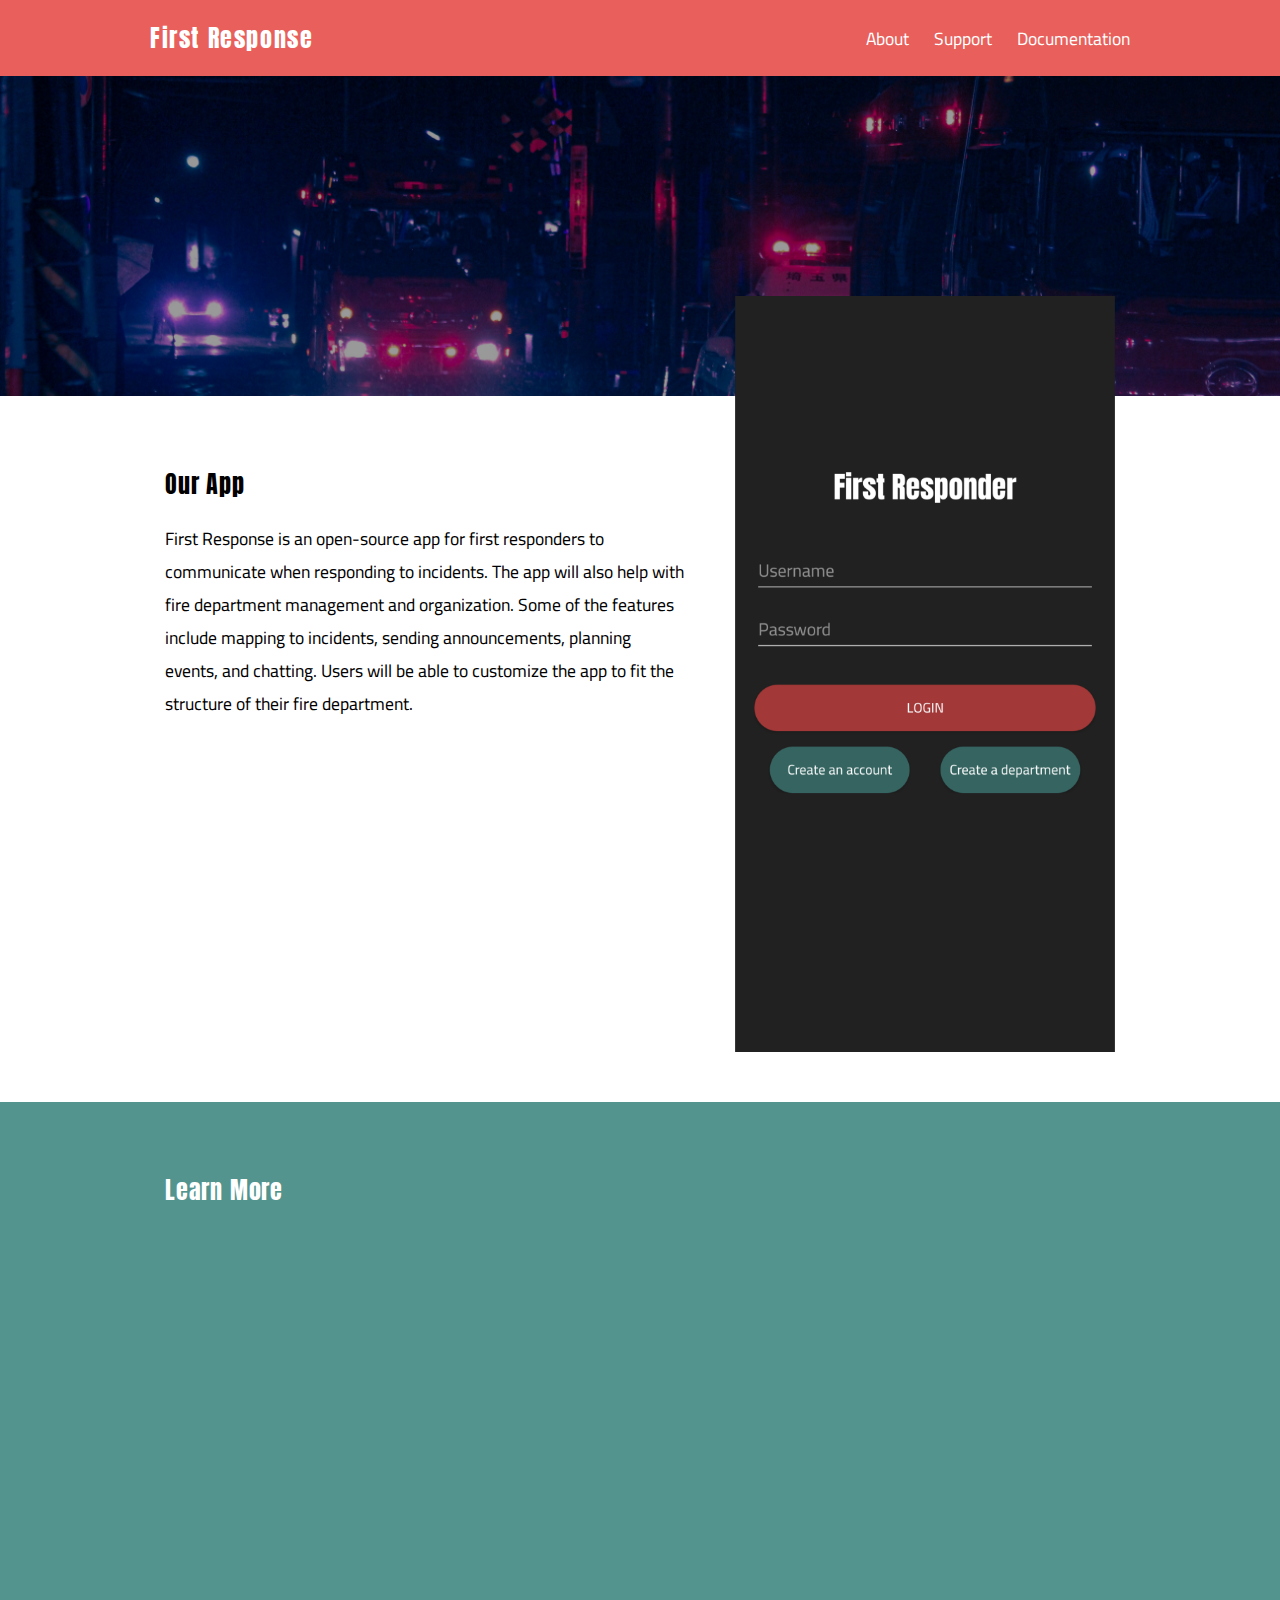
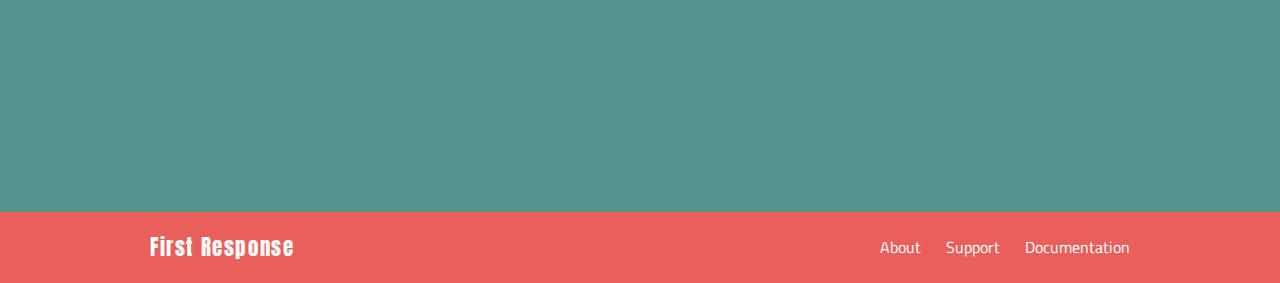
<file: index.html>
<!DOCTYPE html>
<html lang="en">
<head>
    <meta charset="UTF-8">
    <meta content="width=device-width, initial-scale=1" name="viewport" />
    <title>First Response</title>
    <link rel="stylesheet" href="styles.css">
    <link rel="stylesheet" href="index.css">
</head>
<body>
    <div class="page">
        <div class="section section_none section_header">
            <div class="section__content section__content_lg">
                <header class="header">
                    <a href="index.html" class="header__logo">
                        <p class="header__title title">First Response</p>
                    </a>
                    <nav class="header__nav">
                        <a href="about.html" class="header__nav-item link">About</a>
                        <a href="support.html" class="header__nav-item link">Support</a>
                        <a href="documentation.html" class="header__nav-item link">Documentation</a>
<!--                        <a href="tryme.html" class="header__nav-item link">Try Me</a>-->
                    </nav>
                </header>
            </div>
        </div>

        <div class="section section_none">
            <div class="section__content section__content_none">
                <div class="intro">
                    <div class="intro__image">
                    </div>
                </div>
            </div>
        </div>

        <div class="section">
            <div class="section__content">
                <div class="summary">
                    <div class="summary__content">
                        <div class="summary__left">
                            <h2 class="title">Our App</h2>
                            <p class="text">First Response is an open-source app for first responders to communicate when responding to incidents. The app will also help with fire department management and organization. Some of the features include mapping to incidents, sending announcements, planning events, and chatting. Users will be able to customize the app to fit the structure of their fire department.</p>
                        </div>
                        <div class="summary__right">
                            <img src="images/loginscreen.png" alt="First Response app" class="summary__image" width="600" height="400">
                        </div>
                    </div>
                </div>
            </div>
        </div>

        <div class="section  section__blue">
            <div class="section__content">
                <div class="video">
                    <h2 class="video__title title">Learn More</h2>
                    <div class="video__video">
                        <iframe class="video__iframe" width="560" height="315" src="https://www.youtube.com/embed/XdYvuNfnj4c" title="YouTube video player" frameborder="0" allow="accelerometer; autoplay; clipboard-write; encrypted-media; gyroscope; picture-in-picture" allowfullscreen></iframe>
                    </div>
                </div>
            </div>
        </div>


        <div class="section section_none section_header">
            <div class="section__content section__content_lg">
                <footer class="footer">
                    <a href="index.html" class="footer__logo">
                        <p class="footer__title title">First Response</p>
                    </a>
                    <nav class="footer__nav">
                        <a href="about.html" class="footer__nav-item link">About</a>
                        <a href="support.html" class="footer__nav-item link">Support</a>
                        <a href="documentation.html" class="footer__nav-item link">Documentation</a>
<!--                        <a href="tryme.html" class="footer__nav-item link">Try Me</a>-->
                    </nav>
                </footer>
            </div>
        </div>


    </div>


</body>
</html>
</file>
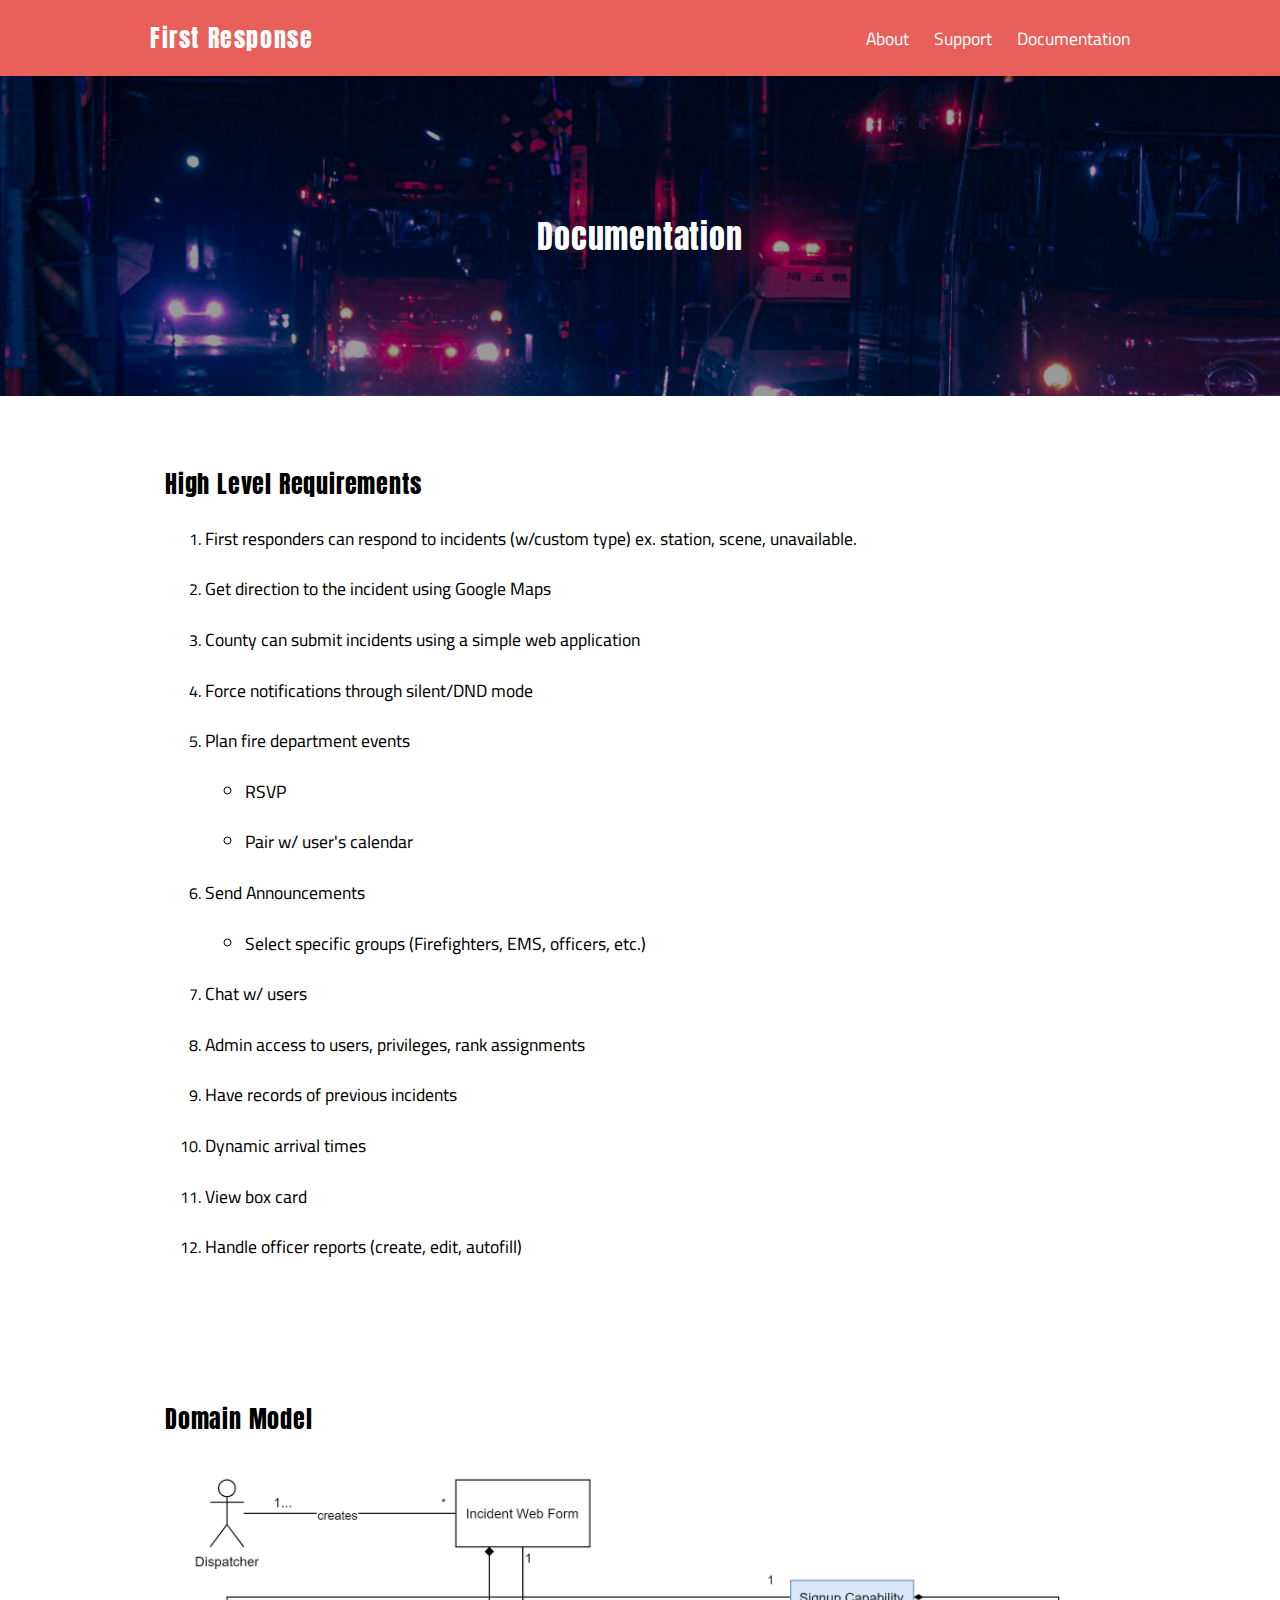
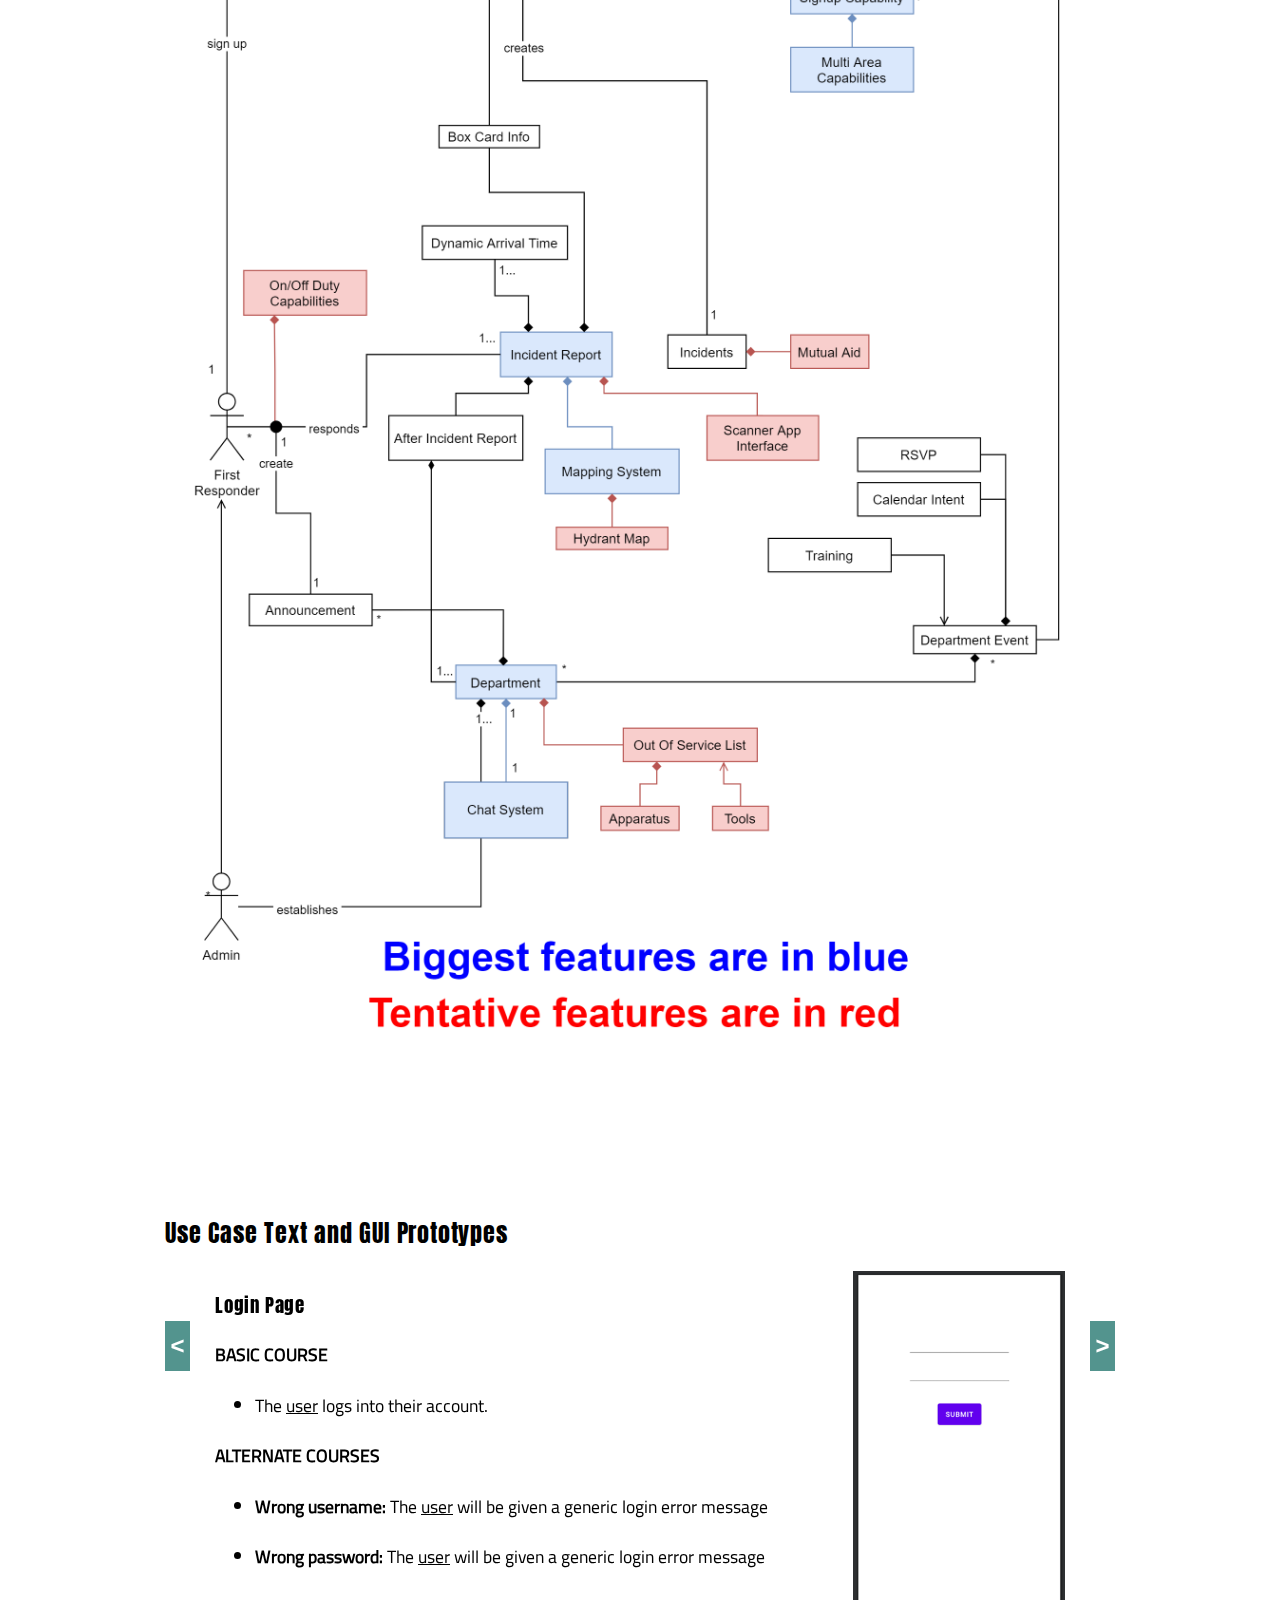
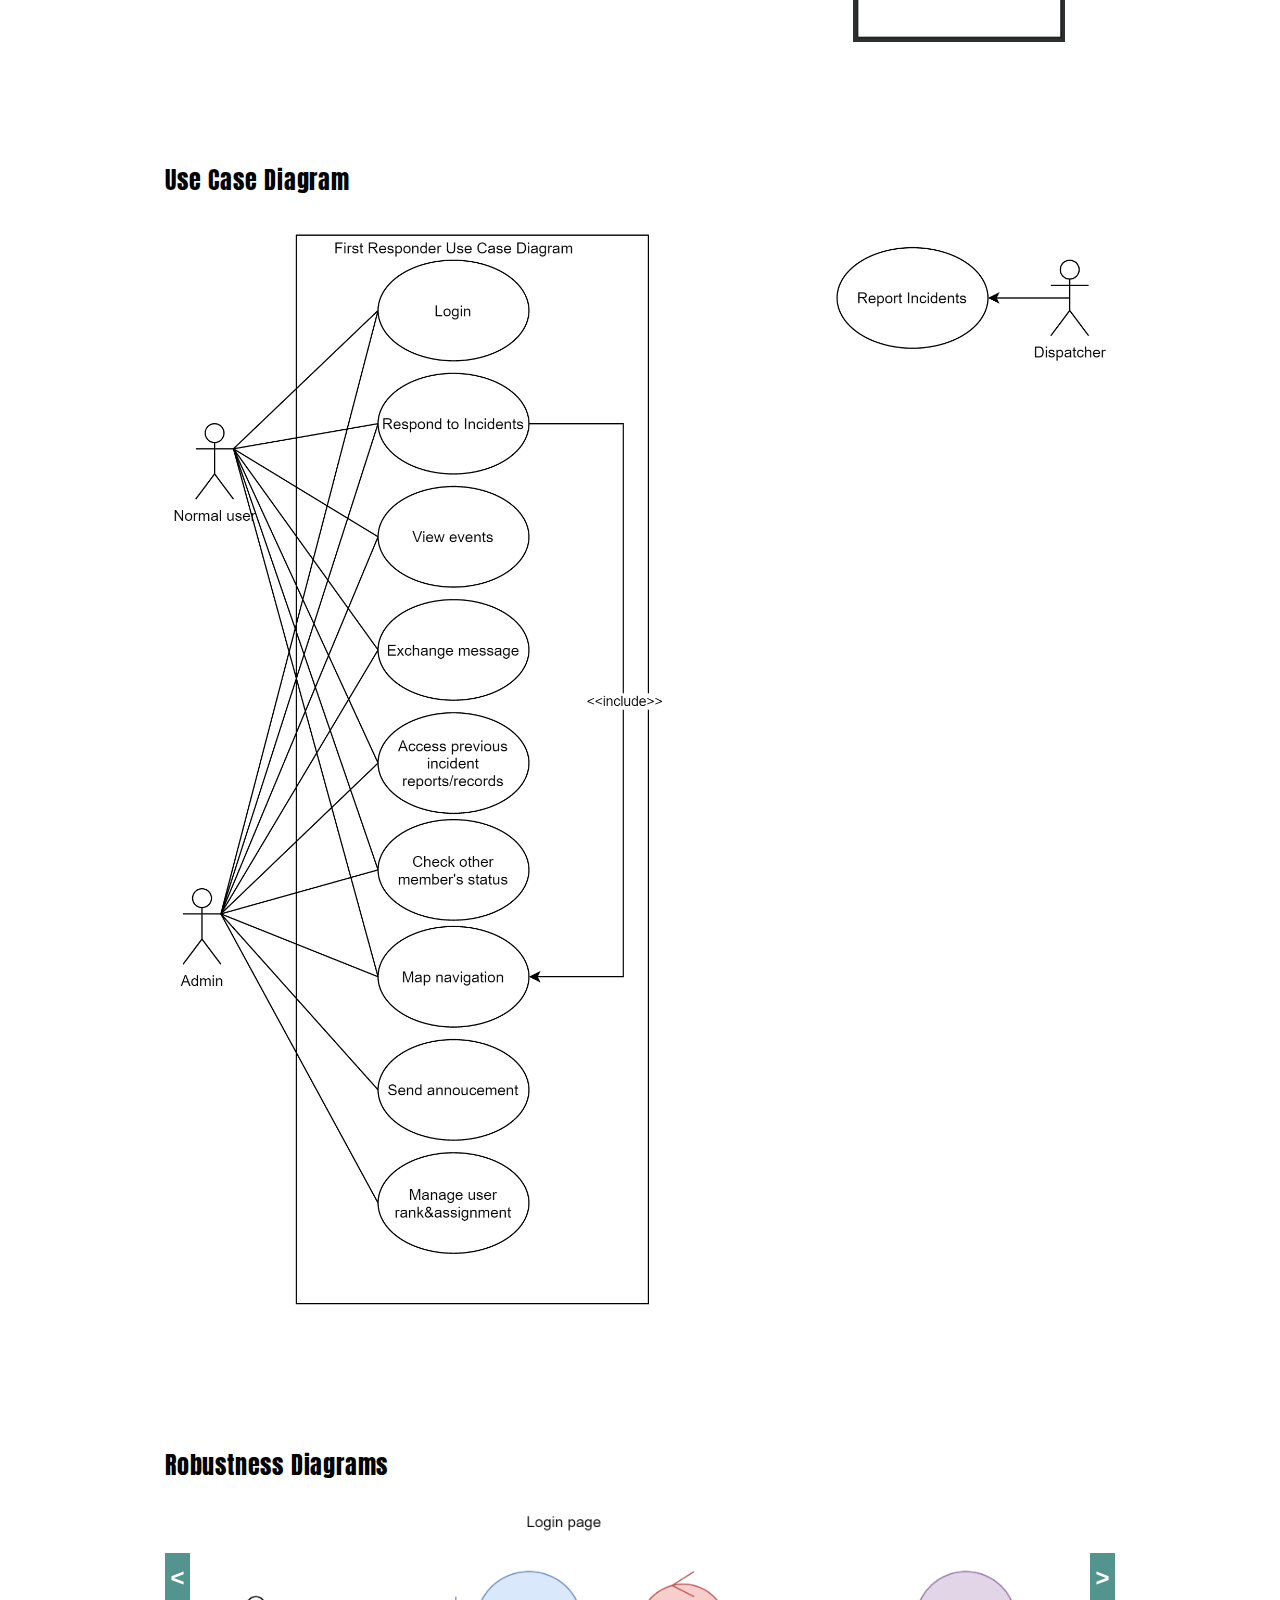
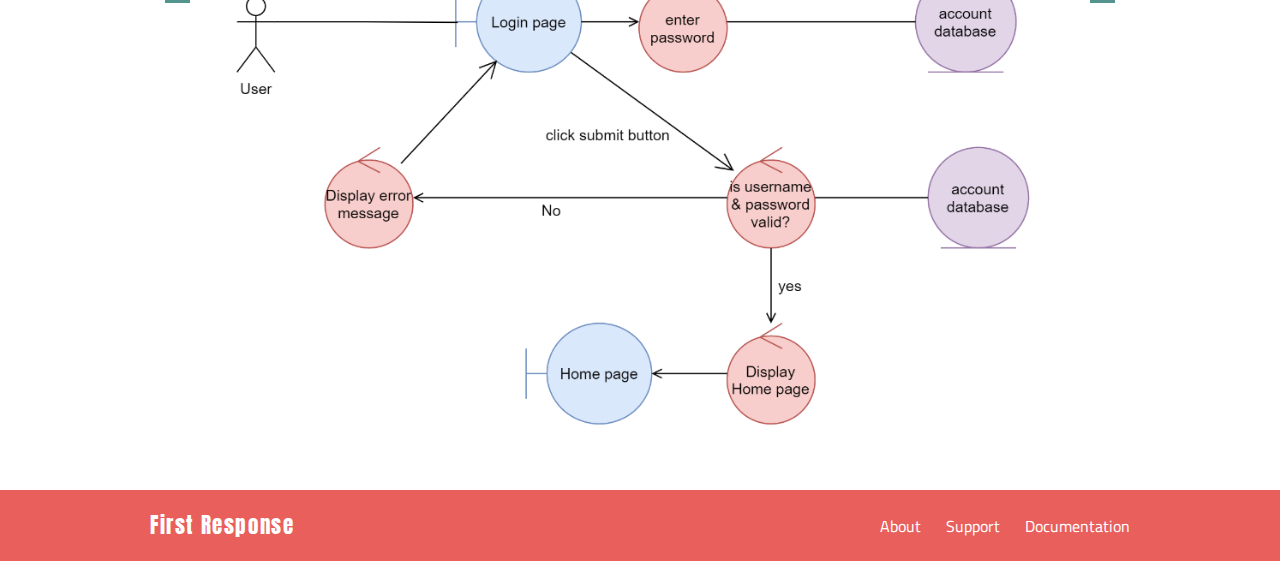
<file: documentation.html>
<!DOCTYPE html>
<html lang="en">
<head>
    <meta charset="UTF-8">
    <meta content="width=device-width, initial-scale=1" name="viewport" />
    <title>Documentation</title>
    <link rel="stylesheet" href="styles.css">
    <link rel="stylesheet" href="documentation/documentation.css">
    <link rel="stylesheet" type="text/css" href="slick-1.8.1/slick-1.8.1/slick/slick.css"/>
</head>
<body>
<div class="page">
    <div class="section section_none section_header">
        <div class="section__content section__content_lg">
            <header class="header">
                <a href="index.html" class="header__logo">
                    <p class="header__title title">First Response</p>
                </a>
                <nav class="header__nav">
                    <a href="about.html" class="header__nav-item link">About</a>
                    <a href="support.html" class="header__nav-item link">Support</a>
                    <a href="documentation.html" class="header__nav-item link">Documentation</a>
<!--                    <a href="tryme/tryme.html" class="header__nav-item link">Try Me</a>-->
                </nav>
            </header>
        </div>
    </div>

    <div class="section section_none">
        <div class="section__content section__content_none">
            <div class="intro">
                <div class="intro__image">
                    <p class="intro__title title">Documentation</p>
                </div>
            </div>
        </div>
    </div>


    <div class="section">
        <div class="section__content">
            <h2 class="title">High Level Requirements</h2>
            <ol>
                <li><p class="text">First responders can respond to incidents (w/custom type) ex. station, scene, unavailable.</p></li>
                <li><p class="text">Get direction to the incident using Google Maps</p></li>
                <li><p class="text">County can submit incidents using a simple web application</p></li>
                <li><p class="text">Force notifications through silent/DND mode</p></li>
                <li>
                    <p class="text">Plan fire department events</p>
                    <ul>
                        <li><p class="text">RSVP</p></li>
                        <li><p class="text">Pair w/ user's calendar</p></li>
                    </ul>
                </li>
                <li>
                    <p class="text">Send Announcements</p>
                    <ul>
                        <li><p class="text">Select specific groups (Firefighters, EMS, officers, etc.)</p></li>
                    </ul>
                </li>
                <li><p class="text">Chat w/ users</p></li>
                <li><p class="text">Admin access to users, privileges, rank assignments</p></li>
                <li><p class="text">Have records of previous incidents</p></li>
                <li><p class="text">Dynamic arrival times</p></li>
                <li><p class="text">View box card</p></li>
                <li><p class="text">Handle officer reports (create, edit, autofill)</p></li>
            </ol>

        </div>
    </div>

    <div class="section">
        <div class="section__content">
            <h2 class="title">Domain Model</h2>
            <div class="domain-model">
                <img src="images/domainmodel.png" alt="The domain model for our project" class="domain-model__image">
            </div>
        </div>
    </div>


    <div class="section">
        <div class="section__content">
            <h2 class="title">Use Case Text and GUI Prototypes</h2>
            <div class="use-case-wrapper">
                <div class="use-case">



                    <div class="use-case__slide">
                        <div class="use-case__wrapper">
                            <div class="use-case__col">
                                <p class="title title_sm">Login Page</p>
                                <p class="text"><strong>BASIC COURSE</strong></p>
                                <ul>
                                    <li><p class="text">The <span class="underline">user</span> logs into their account.</p></li>
                                </ul>

                                <p class="text"><strong>ALTERNATE COURSES</strong></p>
                                <ul>
                                    <li><p class="text"><strong>Wrong username:</strong> The <span class="underline">user</span> will be given a generic login error message</p></li>
                                    <li><p class="text"><strong>Wrong password:</strong> The <span class="underline">user</span> will be given a generic login error message</p></li>
                                </ul>
                            </div>
                            <div class="use-case__col">
                                <img src="images/login.png" alt="A GUI prototype of the login screen that allows the user to login to their account" class="use-case__img">
                            </div>
                        </div>
                    </div>



                    <div class="use-case__slide">
                        <div class="use-case__wrapper">
                            <div class="use-case__col">
                                <p class="title title_sm">Home Page</p>
                                <p class="text"><strong>BASIC COURSE</strong></p>
                                <ul>
                                    <li><p class="text">The <span class="underline">users</span> can see any ongoing <span class="underline">incidents</span> as well as the <span class="underline">users</span> who are <span class="underline">responding</span> to one of the <span class="underline">incidents</span>. A <span class="underline">user</span> can click on an <span class="underline">incident</span> to get more information about the specific <span class="underline">incident</span> on the <span class="underline">Incident Page</span>.</p></li>
                                </ul>

                                <p class="text"><strong>ALTERNATE COURSES</strong></p>
                                <ul>
                                    <li><p class="text"><strong>No incidents:</strong> If there are no <span class="underline">incidents</span> the section will read "No Incidents" and will not be clickable.</p></li>
                                    <li><p class="text"><strong>No responders:</strong> If there are no <span class="underline">users</span> <span class="underline">responding</span> the section will read "No Responders."</p></li>
                                    <li><p class="text"><strong>Too much content:</strong> If there are too many cards on the scree the sections will be scrollable.</p></li>
                                </ul>
                            </div>
                            <div class="use-case__col">
                                <img src="images/home.png" alt="A GUI prototype of the home screen that includes a list of incidents and a list of users responding" class="use-case__img">
                            </div>
                        </div>
                    </div>



                    <div class="use-case__slide">
                        <div class="use-case__wrapper">
                            <div class="use-case__col">
                                <p class="title title_sm">Incident Page</p>
                                <p class="text"><strong>BASIC COURSE</strong></p>
                                <ul>
                                    <li><p class="text">A <span class="underline">user</span> can respond to an <span class="underline">incident</span> by clicking on one of the <span class="underline">buttons</span>. The number of <span class="underline">users</span> <span class="underline">responding</span> can be viewed in the top right corner of the screen. At the bottom of the screen the user can use a <span class="underline">map</span> to see the location of the <span class="underline">incident</span> and get <span class="underline">directions</span></p></li>
                                </ul>

                                <p class="text"><strong>ALTERNATE COURSES</strong></p>
                                <ul>
                                    <li><p class="text"><strong>Invalid Address:</strong> The "Google Map" will not display the correct location.</p></li>
                                </ul>
                            </div>
                            <div class="use-case__col">
                                <img src="images/incidentpage.png" alt="A GUI prototype of the incident page that display details about the incident and gives the user options to respond" class="use-case__img">
                            </div>
                        </div>
                    </div>



                    <div class="use-case__slide">
                        <div class="use-case__wrapper">
                            <div class="use-case__col">
                                <p class="title title_sm">Edit User Page</p>
                                <p class="text"><strong>BASIC COURSE</strong></p>
                                <ul>
                                    <li><p class="text">The <span class="underline">admin</span> can bring this screen up to <span class="underline">edit</span> users. The <span class="underline">admin</span> can search for a user that will be edited via the search bar. Editable features include name, rank, phone number, picture, and address.</p></li>
                                </ul>

                                <p class="text"><strong>ALTERNATE COURSES</strong></p>
                                <ul>
                                    <li><p class="text"><strong>User can't be found:</strong> There will be no clickable options.</p></li>
                                    <li><p class="text"><strong>Same name in the search:</strong> Both names will be displayed, but some difference must be there, or it would not be in the database.</p></li>
                                </ul>
                            </div>
                            <div class="use-case__col">
                                <img src="images/edituser.png" alt="A GUI prototype of the edit user screen" class="use-case__img">
                            </div>
                        </div>
                    </div>



                    <div class="use-case__slide">
                        <div class="use-case__wrapper">
                            <div class="use-case__col">
                                <p class="title title_sm">Announcement Page</p>
                                <p class="text"><strong>BASIC COURSE</strong></p>
                                <ul>
                                    <li><p class="text">The <span class="underline">user</span> can see a list of announcements and a description of each. The announcements will be sorted from newest to oldest.</p></li>
                                </ul>

                                <p class="text"><strong>ALTERNATE COURSES</strong></p>
                                <ul>
                                    <li><p class="text"><strong>No announcements:</strong> The section will read "No Announcements."</p></li>
                                    <li><p class="text"><strong>Announcements overflow screen:</strong> The list of <span class="underline">announcements</span> will be scrollable.</p></li>
                                </ul>
                            </div>
                            <div class="use-case__col">
                                <img src="images/announcements.png" alt="A mockup for the announcements page containing a list of announcement items" class="use-case__img">
                            </div>
                        </div>
                    </div>



                    <div class="use-case__slide">
                        <div class="use-case__wrapper">
                            <div class="use-case__col">
                                <p class="title title_sm">Chat Page</p>
                                <p class="text"><strong>BASIC COURSE</strong></p>
                                <ul>
                                    <li><p class="text">The <span class="underline">user</span> can chat between other <span class="underline">first responders</span> in the <span class="underline">department</span></p></li>
                                </ul>

                                <p class="text"><strong>ALTERNATE COURSES</strong></p>
                                <ul>
                                    <li><p class="text"><strong>No users to chat with:</strong> No <span class="underline">chat</span> can be sent</p></li>
                                    <li><p class="text"><strong>Message is too long:</strong> The <span class="underline">user</span> will be notified and the message will not be sent</p></li>
                                </ul>
                            </div>
                            <div class="use-case__col">
                                <img src="images/chat.png" alt="The chat screen with a list of active chats to select from" class="use-case__img">
                            </div>
                        </div>
                    </div>



                    <div class="use-case__slide">
                        <div class="use-case__wrapper">
                            <div class="use-case__col">
                                <p class="title title_sm">Events Page</p>
                                <p class="text"><strong>BASIC COURSE</strong></p>
                                <ul>
                                    <li><p class="text">The <span class="underline">users</span> can see any upcoming <span class="underline">events</span> as well as a description of the event. A user can click on a specific <span class="underline">event</span> to go to the <span class="underline">Event Page</span>.</p></li>
                                </ul>

                                <p class="text"><strong>ALTERNATE COURSES</strong></p>
                                <ul>
                                    <li><p class="text"><strong>No events:</strong> If there are no upcoming <span class="underline">events</span> the section will read "No Events."</p></li>
                                    <li><p class="text"><strong>Content overflow:</strong> If there are too many <span class="underline">events</span> on the screen the section will be scrollable.</p></li>
                                </ul>
                            </div>
                            <div class="use-case__col">
                                <img src="images/events.png" alt="A GUI prototype of the events page which contains a list of upcoming events" class="use-case__img">
                            </div>
                        </div>
                    </div>



                    <div class="use-case__slide">
                        <div class="use-case__wrapper">
                            <div class="use-case__col">
                                <p class="title title_sm">Event Page</p>
                                <p class="text"><strong>BASIC COURSE</strong></p>
                                <ul>
                                    <li><p class="text">The <span class="underline">user</span> can view <span class="underline">events</span> sent out by other <span class="underline">users</span>. The <span class="underline">user</span> can sign up for events.</p></li>
                                </ul>

                                <p class="text"><strong>ALTERNATE COURSES</strong></p>
                                <ul>
                                    <li><p class="text"><strong>The event was deleted:</strong> The <span class="underline">event</span> will no longer be visible.</p></li>
                                    <li><p class="text"><strong>The user closes the app before confirmation:</strong> The <span class="underline">user</span> will not be on the participants list.</p></li>
                                </ul>
                            </div>
                            <div class="use-case__col">
                                <img src="images/event.png" alt="A GUI mockup of the event page containing details for an event" class="use-case__img">
                            </div>
                        </div>
                    </div>



                    <div class="use-case__slide">
                        <div class="use-case__wrapper">
                            <div class="use-case__col">
                                <p class="title title_sm">Report Page</p>
                                <p class="text"><strong>BASIC COURSE</strong></p>
                                <ul>
                                    <li><p class="text">A <span class="underline">user</span> can fill out a report after an <span class="undeline">incident</span>.</p></li>
                                </ul>

                                <p class="text"><strong>ALTERNATE COURSES</strong></p>
                                <ul>
                                    <li><p class="text"><strong>Missing information from the incident:</strong> All the autofilled information can be edited</p></li>
                                    <li><p class="text"><strong>No report was added:</strong> No <span class="underline">report</span> will be submitted for the <span class="underline">incident</span>.</p></li>
                                </ul>
                            </div>
                            <div class="use-case__col">
                                <img src="images/report.png" alt="A GUI prototype of the report page that allows a user to enter details about an incident" class="use-case__img">
                            </div>
                        </div>
                    </div>
                </div>
                <div class="use-case__slider-controls"></div>
            </div>
        </div>
    </div>


    <div class="section">
        <div class="section__content">
            <h2 class="title">Use Case Diagram</h2>
            <div class="use-case-diagram">
                <img src="images/usecase.png" alt="The use case diagram for our project" class="use-case-diagram__image">
            </div>

        </div>
    </div>


    <div class="section">
        <div class="section__content">
            <h2 class="title">Robustness Diagrams</h2>
            <div class="robustness-diagram-wrapper">
                <div class="robustness-diagrams">


                    <div class="robustness-diagrams__slide">
                        <img src="images/robust-login.PNG" alt="">
                    </div>

                    <div class="robustness-diagrams__slide">
                        <img src="images/robust-home.PNG" alt="">
                    </div>

                    <div class="robustness-diagrams__slide">
                        <img src="images/robust-incident-group.PNG" alt="">
                    </div>

                    <div class="robustness-diagrams__slide">
                        <img src="images/robust-incident.PNG" alt="">
                    </div>

                    <div class="robustness-diagrams__slide">
                        <img src="images/robust-edit-user.PNG" alt="">
                    </div>

                    <div class="robustness-diagrams__slide">
                        <img src="images/robust-announcements.PNG" alt="">
                    </div>

                    <div class="robustness-diagrams__slide">
                        <img src="images/robust-chat.PNG" alt="">
                    </div>

                    <div class="robustness-diagrams__slide">
                        <img src="images/robust-event.PNG" alt="">
                    </div>

                    <div class="robustness-diagrams__slide">
                        <img src="images/robust-responding.PNG" alt="">
                    </div>


                </div>
                <div class="robustness-diagram__slider-controls"></div>

            </div>

        </div>
    </div>



    <div class="section section_none section_header">
        <div class="section__content section__content_lg">
            <footer class="footer">
                <a href="index.html" class="footer__logo">
                    <p class="footer__title title">First Response</p>
                </a>
                <nav class="footer__nav">
                    <a href="about.html" class="footer__nav-item link">About</a>
                    <a href="support.html" class="footer__nav-item link">Support</a>
                    <a href="documentation.html" class="footer__nav-item link">Documentation</a>
<!--                    <a href="tryme/tryme.html" class="footer__nav-item link">Try Me</a>-->
                </nav>
            </footer>
        </div>
    </div>


</div>

<script src="jquery/jquery.min.js"></script>
<script type="text/javascript" src="slick-1.8.1/slick-1.8.1/slick/slick.min.js"></script>
<script src="script.js"></script>
</body>
</html>
</file>
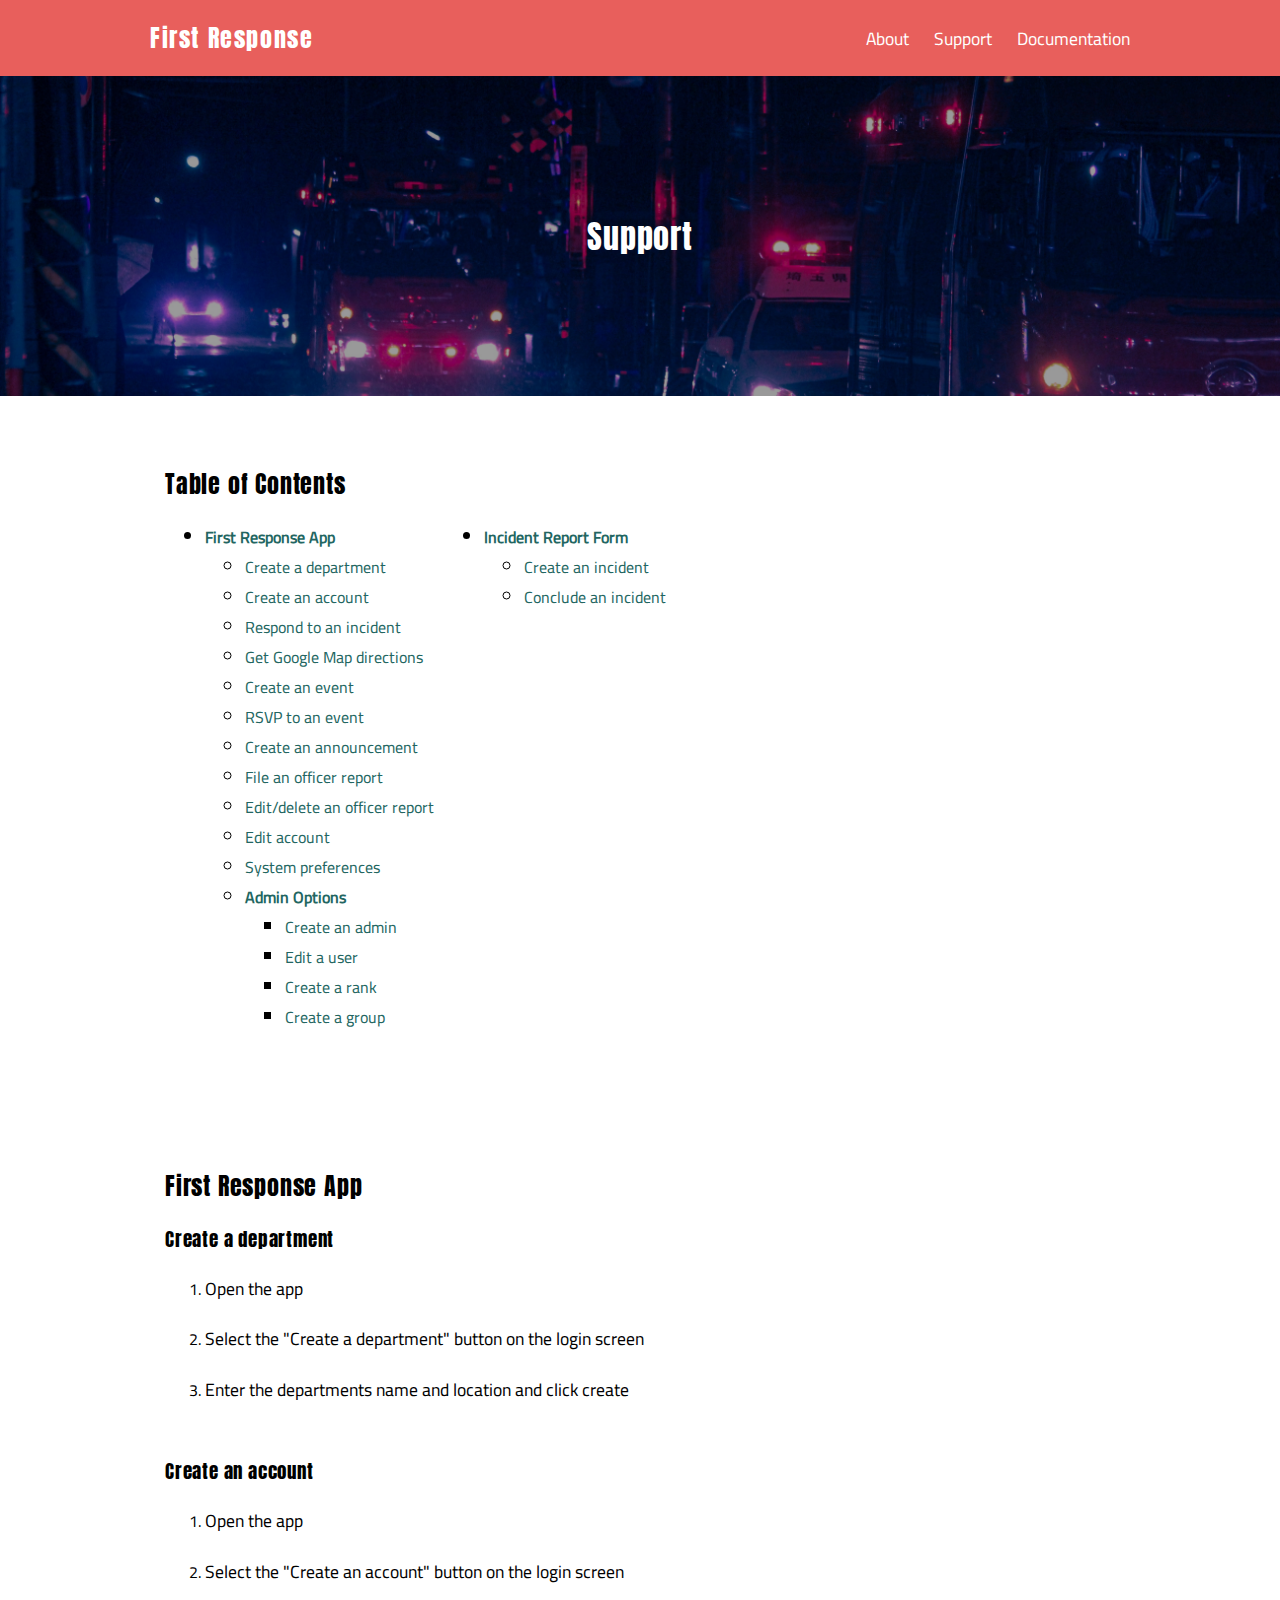
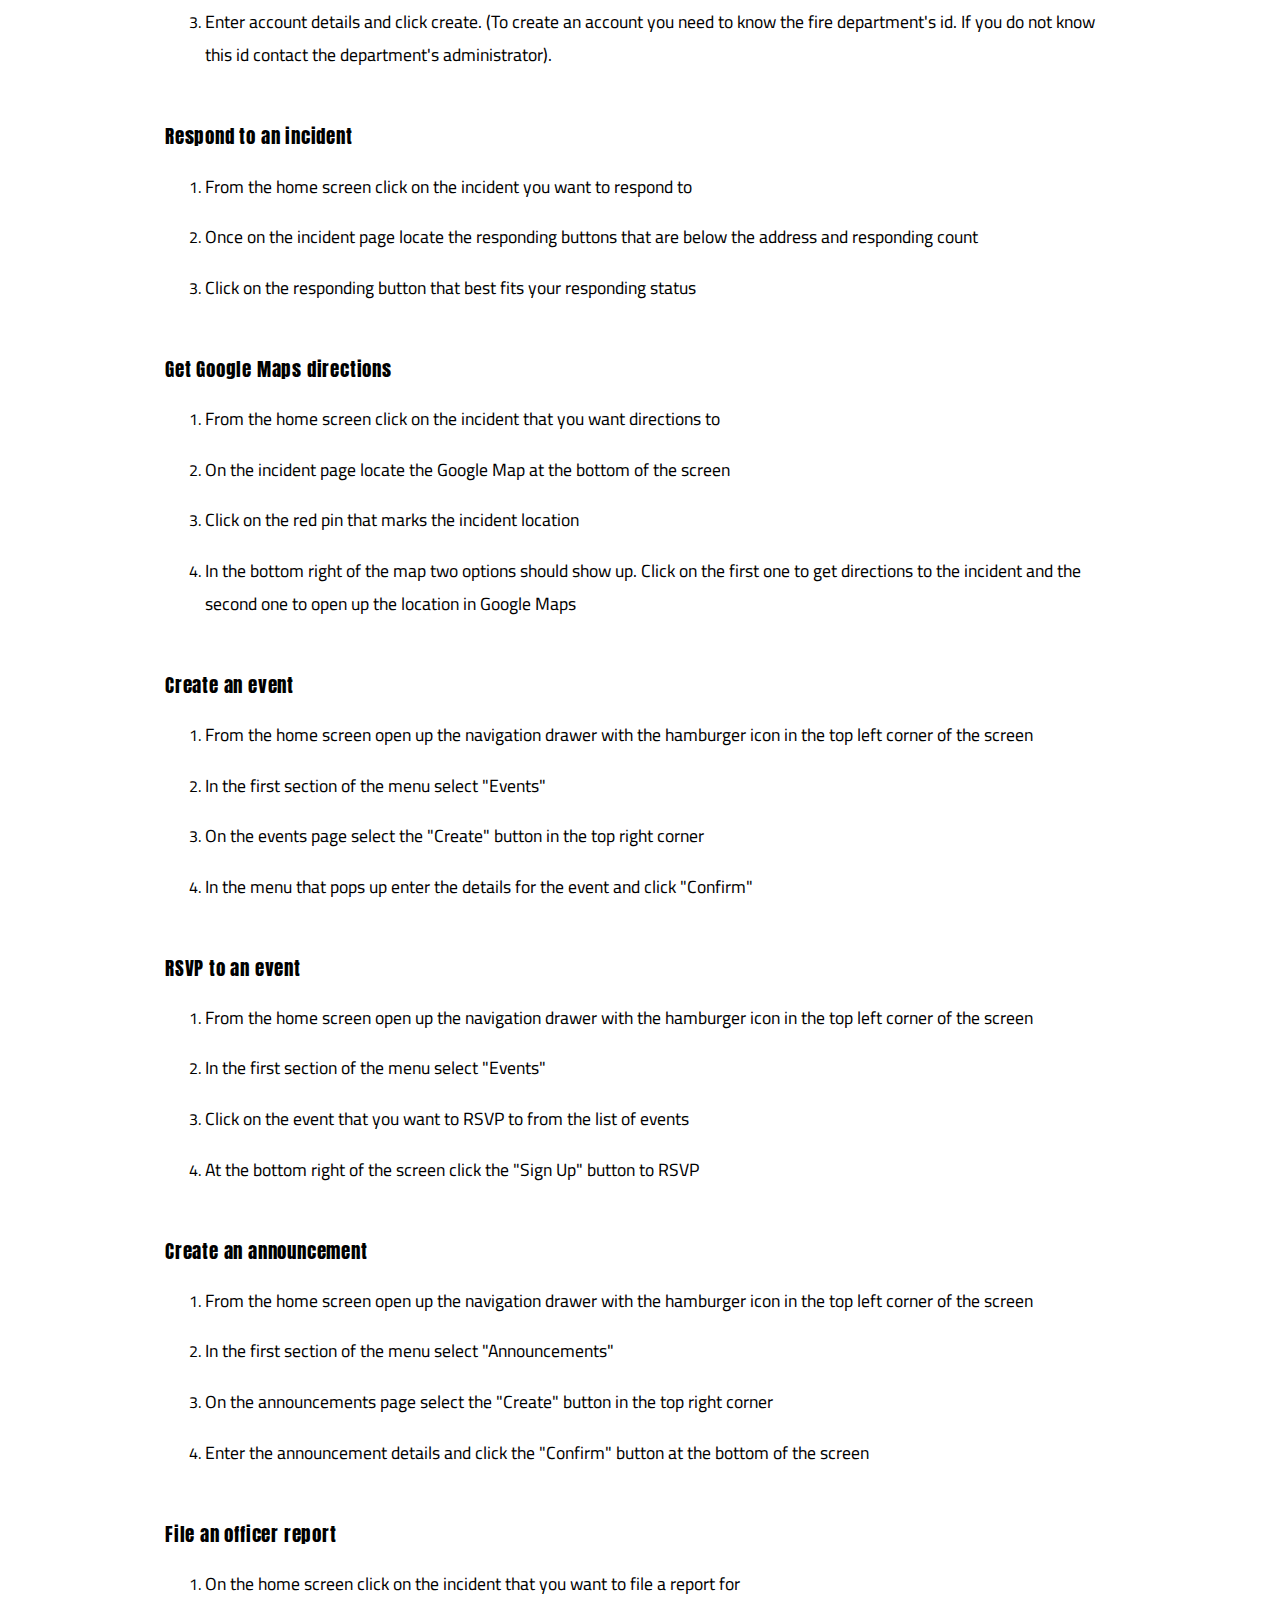
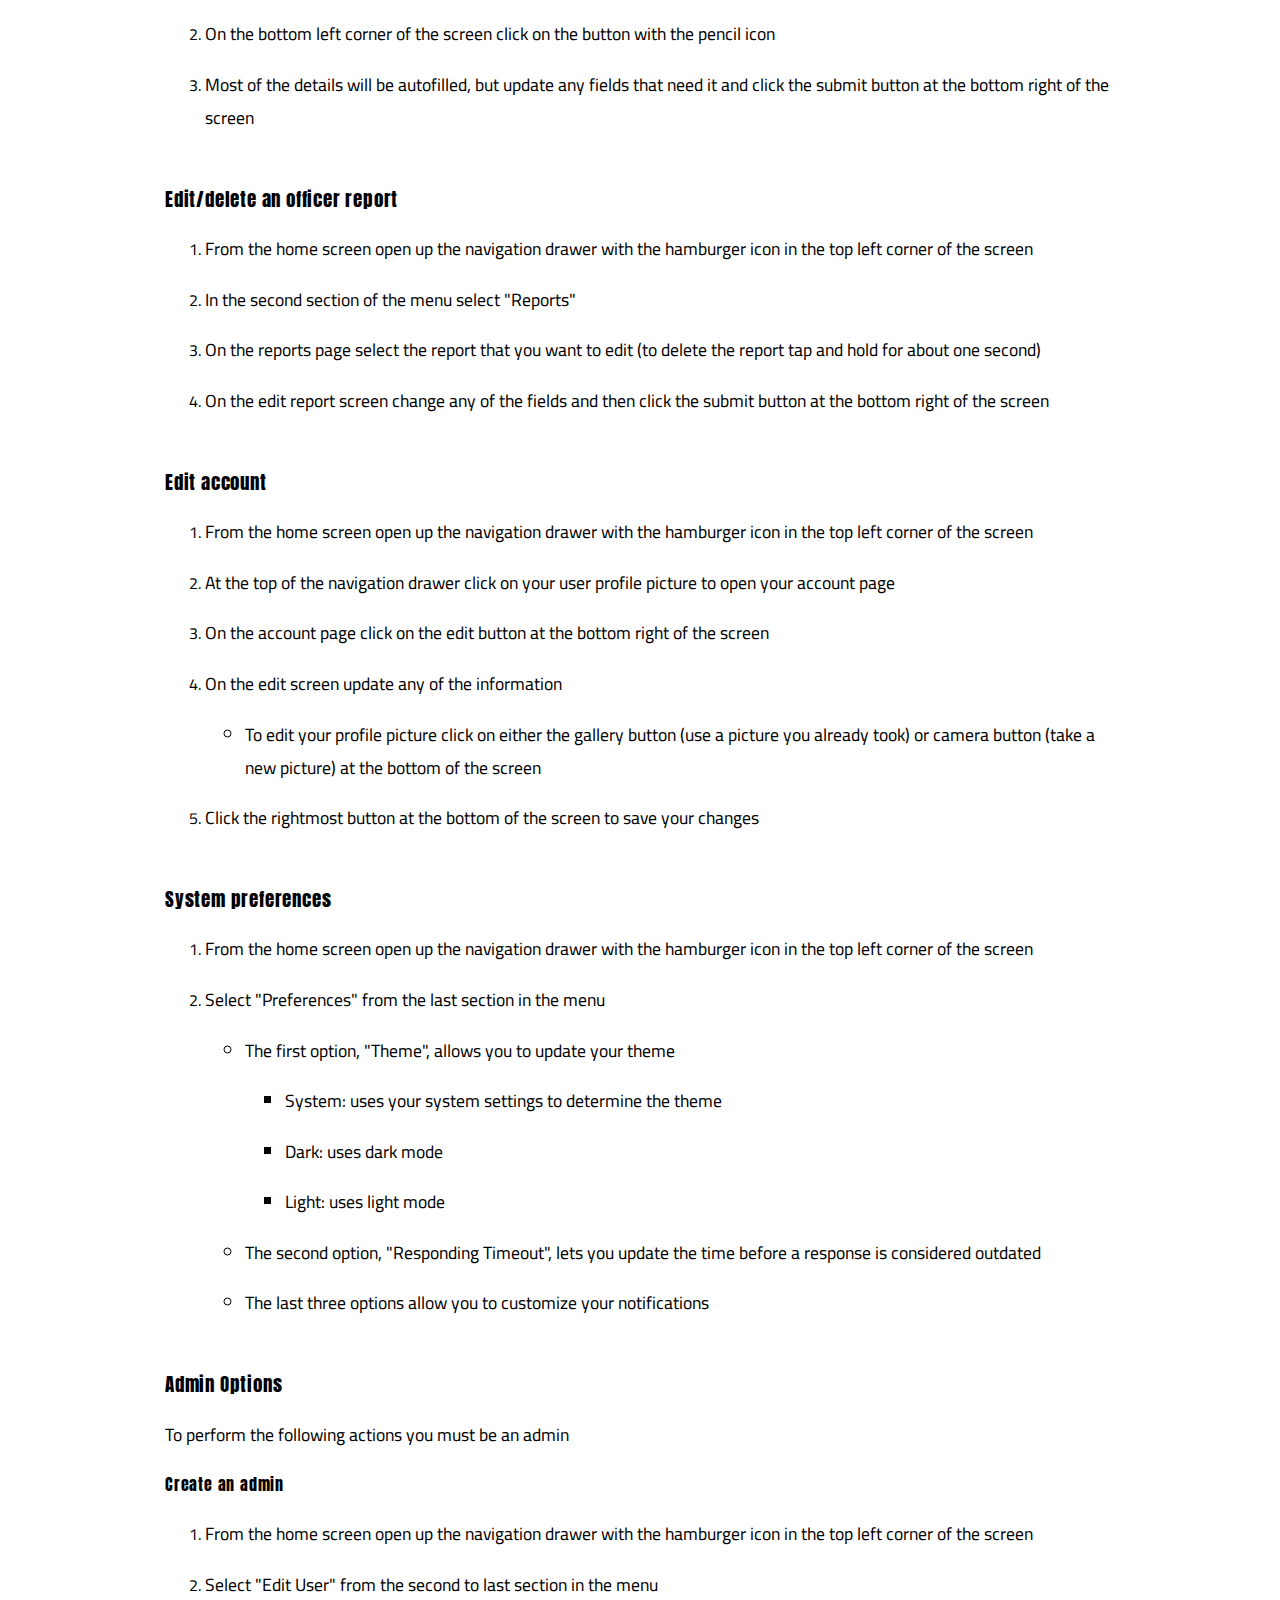
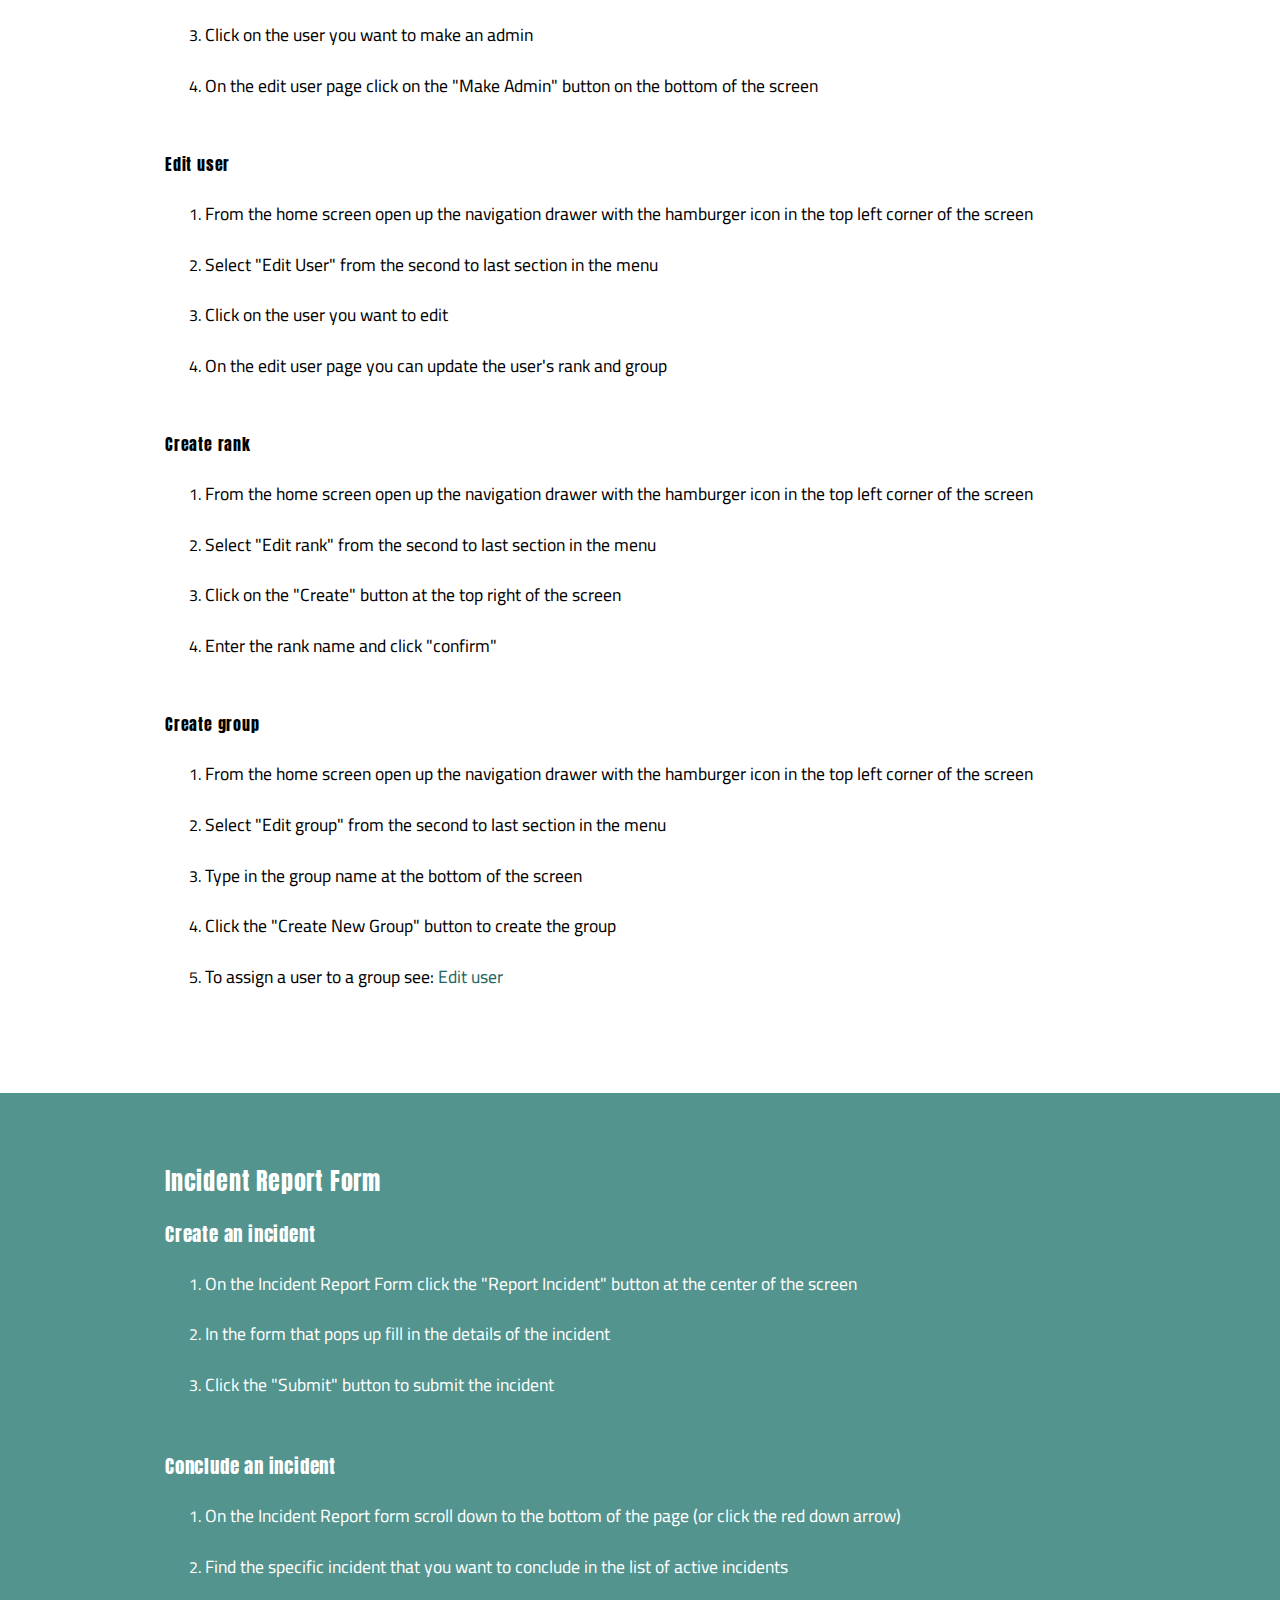
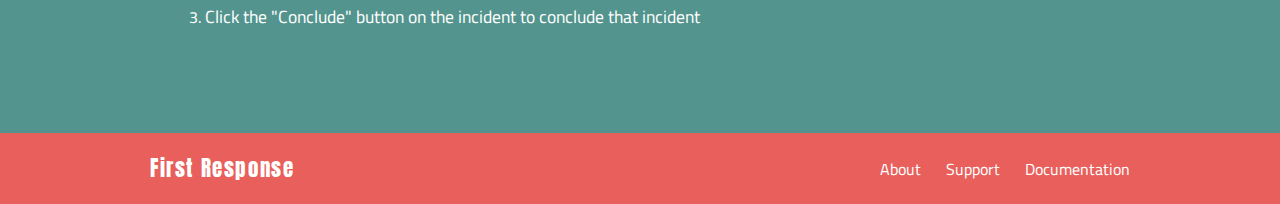
<file: support.html>
<!DOCTYPE html>
<html lang="en">
<head>
    <meta charset="UTF-8">
    <meta content="width=device-width, initial-scale=1" name="viewport" />
    <title>Support</title>
    <link rel="stylesheet" href="styles.css">
    <link rel="stylesheet" href="support/support.css">
</head>
<body>
<div class="page">
    <div class="section section_none section_header">
        <div class="section__content section__content_lg">
            <header class="header">
                <a href="index.html" class="header__logo">
                    <p class="header__title title">First Response</p>
                </a>
                <nav class="header__nav">
                    <a href="about.html" class="header__nav-item link">About</a>
                    <a href="support.html" class="header__nav-item link">Support</a>
                    <a href="documentation.html" class="header__nav-item link">Documentation</a>
<!--                    <a href="tryme/tryme.html" class="header__nav-item link">Try Me</a>-->
                </nav>
            </header>
        </div>
    </div>

    <div class="section section_none">
        <div class="section__content section__content_none">
            <div class="intro">
                <div class="intro__image">
                    <p class="intro__title title">Support</p>
                </div>
            </div>
        </div>
    </div>


    <div class="section">
        <div class="section__content">
            <h2 class="title">Table of Contents</h2>
            <ul class="table-of-contents">
                <li>
                    <a href="#app" class="bookmark"><strong>First Response App</strong></a>
                    <ul>
                        <li><a href="#create-dept" class="bookmark">Create a department</a></li>
                        <li><a href="#create-account" class="bookmark">Create an account</a></li>
                        <li><a href="#respond" class="bookmark">Respond to an incident</a></li>
                        <li><a href="#directions" class="bookmark">Get Google Map directions</a></li>
                        <li><a href="#create-event" class="bookmark">Create an event</a></li>
                        <li><a href="#rsvp" class="bookmark">RSVP to an event</a></li>
                        <li><a href="#create-announcement" class="bookmark">Create an announcement</a></li>
                        <li><a href="#file-report" class="bookmark">File an officer report</a></li>
                        <li><a href="#edit-report" class="bookmark">Edit/delete an officer report</a></li>
                        <li><a href="#edit-account" class="bookmark">Edit account</a></li>
                        <li><a href="#preferences" class="bookmark">System preferences</a></li>
                        <li>
                            <a href="#admin" class="bookmark"><strong>Admin Options</strong></a>
                            <ul>
                                <li><a href="#create-admin" class="bookmark">Create an admin</a></li>
                                <li><a href="#edit-user" class="bookmark">Edit a user</a></li>
                                <li><a href="#create-rank" class="bookmark">Create a rank</a></li>
                                <li><a href="#create-group" class="bookmark">Create a group</a></li>
                            </ul>
                        </li>

                    </ul>
                </li>
                <li>
                    <a href="#form" class="bookmark"><strong>Incident Report Form</strong></a>
                    <ul>
                        <li><a href="#create-incident" class="bookmark">Create an incident</a></li>
                        <li><a href="#conclude-incident" class="bookmark">Conclude an incident</a></li>
                    </ul>
                
                </li>

            </ul>
        </div>
    </div>



    <div class="section">
        <div class="section__content">
            <h2 class="title" id="app">First Response App</h2>
                <h3 class="title title_sm" id="create-dept">Create a department</h3>
                <div class="tutorial">
                    <ol>
                        <li><p class="text">Open the app</p></li>
                        <li><p class="text">Select the "Create a department" button on the login screen</p></li>
                        <li><p class="text">Enter the departments name and location and click create</p></li>
                    </ol>
                </div>


                <h3 class="title title_sm" id="create-account">Create an account</h3>
                <div class="tutorial">
                    <ol>
                        <li><p class="text">Open the app</p></li>
                        <li><p class="text">Select the "Create an account" button on the login screen</p></li>
                        <li><p class="text">Enter account details and click create. (To create an account you need to know the fire department's id. If you do not know this id contact the department's administrator).</p></li>
                    </ol>
                </div>



                <h3 class="title title_sm" id="respond">Respond to an incident</h3>
                <div class="tutorial">
                    <ol>
                        <li><p class="text">From the home screen click on the incident you want to respond to</p></li>
                        <li><p class="text">Once on the incident page locate the responding buttons that are below the address and responding count</p></li>
                        <li><p class="text">Click on the responding button that best fits your responding status</p></li>
                    </ol>
                </div>


                <h3 class="title title_sm" id="directions">Get Google Maps directions</h3>
                <div class="tutorial">
                    <ol>
                        <li><p class="text">From the home screen click on the incident that you want directions to</p></li>
                        <li><p class="text">On the incident page locate the Google Map at the bottom of the screen</p></li>
                        <li><p class="text">Click on the red pin that marks the incident location</p></li>
                        <li><p class="text">In the bottom right of the map two options should show up. Click on the first one to get directions to the incident and the second one to open up the location in Google Maps</p></li>
                    </ol>
                </div>


                <h3 class="title title_sm" id="create-event">Create an event</h3>
                    <div class="tutorial">
                    <ol>
                        <li><p class="text">From the home screen open up the navigation drawer with the hamburger icon in the top left corner of the screen</p></li>
                        <li><p class="text">In the first section of the menu select "Events"</p></li>
                        <li><p class="text">On the events page select the "Create" button in the top right corner</p></li>
                        <li><p class="text">In the menu that pops up enter the details for the event and click "Confirm"</p></li>
                    </ol>
                </div>


                <h3 class="title title_sm" id="rsvp">RSVP to an event</h3>
                <div class="tutorial">
                    <ol>
                        <li><p class="text">From the home screen open up the navigation drawer with the hamburger icon in the top left corner of the screen</p></li>
                        <li><p class="text">In the first section of the menu select "Events"</p></li>
                        <li><p class="text">Click on the event that you want to RSVP to from the list of events</p></li>
                        <li><p class="text">At the bottom right of the screen click the "Sign Up" button to RSVP</p></li>
                    </ol>
                </div>


                <h3 class="title title_sm" id="create-announcement">Create an announcement</h3>
                <div class="tutorial">
                    <ol>
                        <li><p class="text">From the home screen open up the navigation drawer with the hamburger icon in the top left corner of the screen</p></li>
                        <li><p class="text">In the first section of the menu select "Announcements"</p></li>
                        <li><p class="text">On the announcements page select the "Create" button in the top right corner</p></li>
                        <li><p class="text">Enter the announcement details and click the "Confirm" button at the bottom of the screen</p></li>
                    </ol>
                </div>


                <h3 class="title title_sm" id="file-report">File an officer report</h3>
                <div class="tutorial">
                    <ol>
                        <li><p class="text">On the home screen click on the incident that you want to file a report for</p></li>
                        <li><p class="text">On the bottom left corner of the screen click on the button with the pencil icon</p></li>
                        <li><p class="text">Most of the details will be autofilled, but update any fields that need it and click the submit button at the bottom right of the screen</p></li>
                    </ol>
                </div>


                <h3 class="title title_sm" id="edit-report">Edit/delete an officer report</h3>
                <div class="tutorial">
                    <ol>
                        <li><p class="text">From the home screen open up the navigation drawer with the hamburger icon in the top left corner of the screen</p></li>
                        <li><p class="text">In the second section of the menu select "Reports"</p></li>
                        <li><p class="text">On the reports page select the report that you want to edit (to delete the report tap and hold for about one second)</p></li>
                        <li><p class="text">On the edit report screen change any of the fields and then click the submit button at the bottom right of the screen</p></li>
                    </ol>
                </div>


                <h3 class="title title_sm" id="edit-account">Edit account</h3>
                <div class="tutorial">
                    <ol>
                        <li><p class="text">From the home screen open up the navigation drawer with the hamburger icon in the top left corner of the screen</p></li>
                        <li><p class="text">At the top of the navigation drawer click on your user profile picture to open your account page</p></li>
                        <li><p class="text">On the account page click on the edit button at the bottom right of the screen</p></li>
                        <li>
                            <p class="text">On the edit screen update any of the information</p>
                            <ul>
                                <li><p class="text">To edit your profile picture click on either the gallery button (use a picture you already took) or camera button (take a new picture) at the bottom of the screen</p></li>
                            </ul>
                        </li>
                        <li><p class="text">Click the rightmost button at the bottom of the screen to save your changes</p></li>
                    </ol>
                </div>


                <h3 class="title title_sm" id="preferences">System preferences</h3>
                <div class="tutorial">
                    <ol>
                        <li><p class="text">From the home screen open up the navigation drawer with the hamburger icon in the top left corner of the screen</p></li>
                        <li><p class="text">Select "Preferences" from the last section in the menu</p></li>
                        <ul>
                            <li>
                                <p class="text">The first option, "Theme", allows you to update your theme</p>
                                <ul>
                                    <li><p class="text">System: uses your system settings to determine the theme</p></li>
                                    <li><p class="text">Dark: uses dark mode</p></li>
                                    <li><p class="text">Light: uses light mode</p></li>
                                </ul>
                            </li>
                            <li><p class="text">The second option, "Responding Timeout", lets you update the time before a response is considered outdated</p></li>
                            <li><p class="text">The last three options allow you to customize your notifications</p></li>
                        </ul>
                    </ol>
                </div>

                <h3 class="title title_sm" id="admin">Admin Options</h3>
                <p class="text">To perform the following actions you must be an admin</p>


                <h4 class="title title_xsm" id="create-admin">Create an admin</h4>
                <div class="tutorial">
                    <ol>
                        <li><p class="text">From the home screen open up the navigation drawer with the hamburger icon in the top left corner of the screen</p></li>
                        <li><p class="text">Select "Edit User" from the second to last section in the menu</p></li>
                        <li><p class="text">Click on the user you want to make an admin</p></li>
                        <li><p class="text">On the edit user page click on the "Make Admin" button on the bottom of the screen</p></li>
                    </ol>
                </div>

                <h4 class="title title_xsm" id="edit-user">Edit user</h4>
                <div class="tutorial">
                    <ol>
                        <li><p class="text">From the home screen open up the navigation drawer with the hamburger icon in the top left corner of the screen</p></li>
                        <li><p class="text">Select "Edit User" from the second to last section in the menu</p></li>
                        <li><p class="text">Click on the user you want to edit</p></li>
                        <li><p class="text">On the edit user page you can update the user's rank and group</p></li>
                    </ol>
                </div>


                <h4 class="title title_xsm" id="create-rank">Create rank</h4>
                <div class="tutorial">
                    <ol>
                        <li><p class="text">From the home screen open up the navigation drawer with the hamburger icon in the top left corner of the screen</p></li>
                        <li><p class="text">Select "Edit rank" from the second to last section in the menu</p></li>
                        <li><p class="text">Click on the "Create" button at the top right of the screen</p></li>
                        <li><p class="text">Enter the rank name and click "confirm"</p></li>
                    </ol>
                </div>


                <h4 class="title title_xsm" id="create-group">Create group</h4>
                <div class="tutorial">
                    <ol>
                        <li><p class="text">From the home screen open up the navigation drawer with the hamburger icon in the top left corner of the screen</p></li>
                        <li><p class="text">Select "Edit group" from the second to last section in the menu</p></li>
                        <li><p class="text">Type in the group name at the bottom of the screen</p></li>
                        <li><p class="text">Click the "Create New Group" button to create the group</p></li>
                        <li><p class="text">To assign a user to a group see: <a href="#edit-user" class="bookmark">Edit user</a></p></li>
                    </ol>
                </div>


        </div>
    </div>


    <div class="section section__blue">
        <div class="section__content">
            <h2 class="title" id="form">Incident Report Form</h2>


                <h3 class="title title_sm" id="create-incident">Create an incident</h3>
                <div class="tutorial">
                    <ol>
                        <li><p class="text">On the Incident Report Form click the "Report Incident" button at the center of the screen</p></li>
                        <li><p class="text">In the form that pops up fill in the details of the incident</p></li>
                        <li><p class="text">Click the "Submit" button to submit the incident</p></li>
                    </ol>
                </div>


                <h3 class="title title_sm" id="conclude-incident">Conclude an incident</h3>
                <div class="tutorial">
                    <ol>
                        <li><p class="text">On the Incident Report form scroll down to the bottom of the page (or click the red down arrow)</p></li>
                        <li><p class="text">Find the specific incident that you want to conclude in the list of active incidents</p></li>
                        <li><p class="text">Click the "Conclude" button on the incident to conclude that incident</p></li>
                    </ol>
                </div>


        </div>
    </div>








    <div class="section section_none section_header">
        <div class="section__content section__content_lg">
            <footer class="footer">
                <a href="index.html" class="footer__logo">
                    <p class="footer__title title">First Response</p>
                </a>
                <nav class="footer__nav">
                    <a href="about.html" class="footer__nav-item link">About</a>
                    <a href="support.html" class="footer__nav-item link">Support</a>
                    <a href="documentation.html" class="footer__nav-item link">Documentation</a>
<!--                    <a href="tryme/tryme.html" class="footer__nav-item link">Try Me</a>-->
                </nav>
            </footer>
        </div>
    </div>


</div>
</body>
</html>
</file>
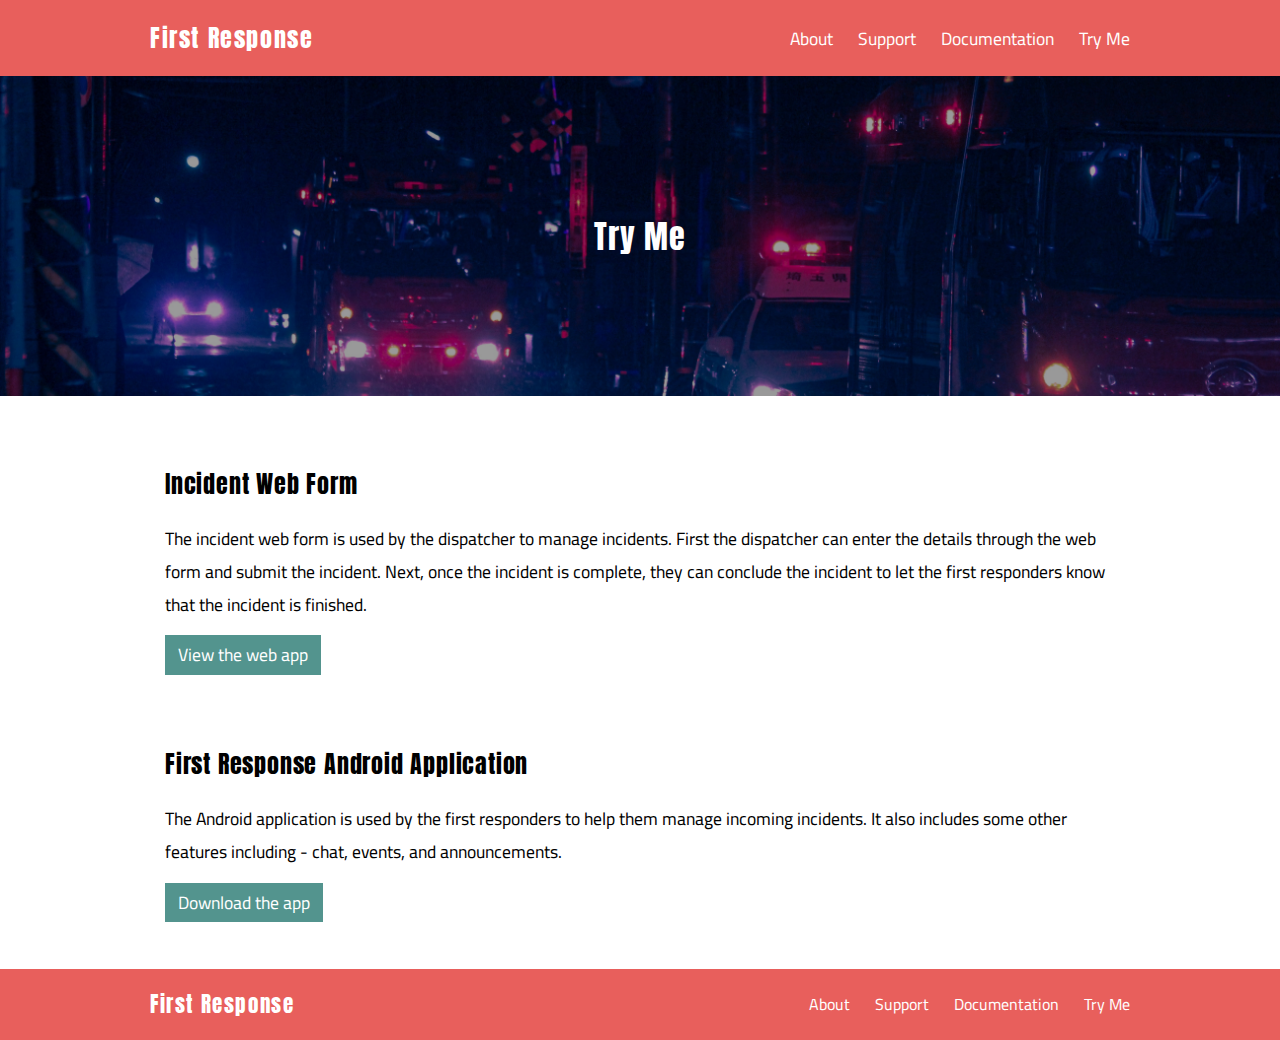
<file: tryme/tryme.html>
<!DOCTYPE html>
<html lang="en">
<head>
    <meta charset="UTF-8">
    <meta content="width=device-width, initial-scale=1" name="viewport" />
    <title>Try Me</title>
    <link rel="stylesheet" href="../styles.css">
    <link rel="stylesheet" href="tryme.css">
</head>
<body>
<div class="page">
    <div class="section section_none section_header">
        <div class="section__content section__content_lg">
            <header class="header">
                <a href="../index.html" class="header__logo">
                    <p class="header__title title">First Response</p>
                </a>
                <nav class="header__nav">
                    <a href="../about.html" class="header__nav-item link">About</a>
                    <a href="../support.html" class="header__nav-item link">Support</a>
                    <a href="../documentation.html" class="header__nav-item link">Documentation</a>
                    <a href="tryme.html" class="header__nav-item link">Try Me</a>
                </nav>
            </header>
        </div>
    </div>

    <div class="section section_none">
        <div class="section__content section__content_none">
            <div class="intro">
                <div class="intro__image">
                    <p class="intro__title title">Try Me</p>
                </div>
            </div>
        </div>
    </div>

    <div class="section">
        <div class="section__content">
            <div class="tryme__section">
                <h2 class="title">Incident Web Form</h2>
                <p class="text">The incident web form is used by the dispatcher to manage incidents. First the dispatcher can enter the details through the web form and submit the incident. Next, once the incident is complete, they can conclude the incident to let the first responders know that the incident is finished.</p>
                <a href="#" class="button">View the web app</a>
            </div>
            <div>
                <h2 class="title">First Response Android Application</h2>
                <p class="text">The Android application is used by the first responders to help them manage incoming incidents. It also includes some other features including - chat, events, and announcements.</p>
                <a href="#" class="button">Download the app</a>
            </div>
        </div>
    </div>



    <div class="section section_none section_header">
        <div class="section__content section__content_lg">
            <footer class="footer">
                <a href="../index.html" class="footer__logo">
                    <p class="footer__title title">First Response</p>
                </a>
                <nav class="footer__nav">
                    <a href="../about.html" class="footer__nav-item link">About</a>
                    <a href="../support.html" class="footer__nav-item link">Support</a>
                    <a href="../documentation.html" class="footer__nav-item link">Documentation</a>
                    <a href="tryme.html" class="footer__nav-item link">Try Me</a>
                </nav>
            </footer>
        </div>
    </div>


</div>
</body>
</html>
</file>
<file: styles.css>
@font-face {
    font-family: anton;
    src: url('fonts/anton_regular.ttf');
}

@font-face {
    font-family: cairo;
    src: url('fonts/cairo_regular.ttf');
}

*, *::after, *::before{
    box-sizing: border-box;
}

html{
    font-size: 16px;
}

@media(max-width: 1250px){
    html{
        font-size: 15px;
    }
}

@media(max-width: 1000px){
    html{
        font-size: 14px;
    }
}

@media(max-width: 850px){
    html{
        font-size: 13px;
    }
}

@media(max-width: 700px){
    html{
        font-size: 12px;
    }
}

@media(max-width: 550px){
    html{
        font-size: 11px;
    }
}



body{
    margin: 0;
    font-family: cairo, sans-serif;
    background-color: #d1d1d1;
}

.page{
    max-width: 2000px;
    margin: 0 auto;
    box-shadow: rgba(0,0,0,0.2) -2px 1px 5px 1px;
    background-color: #fff;
}

.section{
    padding-top: 50px;
    padding-bottom: 50px;
}


@media(max-width: 1250px){
    .section{
        padding-top: 45px;
        padding-bottom: 45px;
    }
}

@media(max-width: 1000px){
    .section{
        padding-top: 40px;
        padding-bottom: 40px;
    }
}

@media(max-width: 850px){
    .section{
        padding-top: 35px;
        padding-bottom: 35px;
    }
}

@media(max-width: 700px){
    .section{
        padding-top: 30px;
        padding-bottom: 30px;
    }
}

@media(max-width: 550px){
    .section{
        padding-top: 25px;
        padding-bottom: 25px;
    }
}


.section_header{
    background-color: #e85f5c;
}

.section__blue{
    background-color: #53948e;
}

.section_none{
    padding-top: 0;
    padding-bottom: 0;
}

.section__content{
    padding-left: 150px;
    padding-right: 150px;
    max-width: 1250px;
    margin: 0 auto;
}

@media(max-width: 1250px){
    .section__content{
        padding-left: 125px;
        padding-right: 125px;
    }
}

@media(max-width: 1000px){
    .section__content{
        padding-left: 100px;
        padding-right: 100px;
    }
}

@media(max-width: 850px){
    .section__content{
        padding-left: 75px;
        padding-right: 75px;
    }
}

@media(max-width: 700px){
    .section__content{
        padding-left: 50px;
        padding-right: 50px;
    }
}

@media(max-width: 550px){
    .section__content{
        padding-left: 25px;
        padding-right: 25px;
    }
}


.section__content_lg{
    max-width: 1650px;
}

.section__content_none{
    padding-left: 0;
    padding-right: 0;
    max-width: none;
}


.title{
    font-family: anton, serif;
    font-size: 1.5rem;
    letter-spacing: 0.05rem;
    font-weight: 400;
}

.title_sm{
    font-size: 1.2rem;
}

.title_xsm{
    font-size: 1rem;
}

.text{
    font-family: cairo, sans-serif;
    font-size: 1.1rem;
}

.link{
    font-size: 1.1rem;
    color: #fff;
    text-decoration: none;
    transition: color 0.4s;

}

.button{
    font-size: 1.1rem;
    padding: 0.2rem 0.8rem;
    text-decoration: none;
    background-color: #53948e;
    color: #fff;
    transition: background-color 0.4s;
}

.button:hover,
.button:active,
.button:focus{
    background-color: #226661;
}

.link:hover,
.link:focus,
.link:active{
    color: #d1d1d1;
}



.header{
    display: flex;
    flex-wrap: wrap;
    justify-content: space-between;
    align-items: center;
    padding: 15px 0;
}

.header__title{
    color: #fff;
    letter-spacing: 0.1rem;
    margin-right: 15px;
    margin-bottom: 5px;
    margin-top: 5px;
}

.header__logo{
    display: block;
    text-decoration: none;
}

.header__nav{
    display: flex;
    flex-wrap: wrap;
    margin-right: -25px;
}

.header__nav-item{
    margin-right: 25px;
}

.footer{
    display: flex;
    flex-wrap: wrap;
    justify-content: space-between;
    align-items: center;
    padding: 15px 0;
}

.footer__title{
    color: #fff;
    letter-spacing: 0.1rem;
    font-size: 1.3rem;
    margin-right: 15px;
    margin-bottom: 5px;
    margin-top: 5px;
}

.footer__logo{
    display: block;
    text-decoration: none;
}

.footer__nav{
    display: flex;
    flex-wrap: wrap;
    margin-right: -25px;
}

.footer__nav-item{
    margin-right: 25px;
    font-size: 1rem;
}

.intro__image{
    padding-top: 25%;
    background-image: url("images/incident.jpg");
    background-size: cover;
    background-position: center center;
    background-repeat: no-repeat;
    position: relative;
}

.intro__image::after{
    content: "";
    position: absolute;
    top: 0;
    left: 0;
    right: 0;
    bottom: 0;
    background-color: rgba(0,0,0,0.4);
}

.intro__title{
    position: absolute;
    top: 0;
    bottom: 0;
    left: 0;
    right: 0;
    z-index: 1;
    color: #fff;
    display: flex;
    justify-content: center;
    align-items: center;
    font-size: 2rem;
}

img{
    max-width: 100%;
    height: auto;
}

span.underline{
    text-decoration: underline;
}
</file>
<file: index.css>
.summary__content{
    display: flex;
}

.summary__left{
    width: 60%;
    padding-right: 50px;
}

.summary__right{
    width: 40%;
    position: relative;
    top: -150px;
    margin-bottom: -150px;
}

.summary__image{
    display: block;
    width: 100%;
    height: auto;
}

.video__title{
    color: #fff;
}

.video__video{
    width: 100%;
    padding-top: 56.25%;
    position: relative;
}

.video__iframe{
    width: 100%;
    height: 100%;
    position: absolute;
    top: 0;
    bottom: 0;
    right: 0;
    left: 0;

}

@media(max-width: 750px){
    .summary__content {
        flex-wrap: wrap;
    }

    .summary__right{
        width: 100%;
        top: 0;
        max-width: 350px;
        margin: 0 auto
    }

    .summary__left{
        width: 100%;

    }
}
</file>
<file: documentation/documentation.css>
.domain-model{

}
.domain-model__image{
    max-width: 100%;
    height: auto;
}





.use-case__wrapper{
    display: flex;
    justify-content: space-between;
    padding: 0 50px;
}

.use-case__col{
    width: 75%;
    padding-right: 50px;
}

.use-case__col:last-child{
    width: 25%;
    padding-right: 0;
}

.use-case__slider-controls{
    position: absolute;
    top: 0;
    left: 0;
    right: 0;
    width: 100%;
    display: flex;
    justify-content: space-between;
    margin-top: 50px;

}

.use-case__slider-controls button{
    width: 25px;
    height: 50px;
    border: none;
    background-color: #53948e;
    padding: 0.4rem 0;
    color: transparent;
    transition: background-color 0.4s;
    position: relative;

}

.use-case__slider-controls button:last-child::after{
    content: '>';
    color: #fff;
    font-size: 1.5rem;
    font-weight: bold;
    position: absolute;
    top: 0;
    bottom: 0;
    right: 0;
    left: 0;
    display: flex;
    align-items: center;
    justify-content: center;

}

.use-case__slider-controls button:first-child::after{
    content: '<';
    color: #fff;
    font-size: 1.5rem;
    font-weight: bold;
    position: absolute;
    top: 0;
    bottom: 0;
    right: 0;
    left: 0;
    display: flex;
    align-items: center;
    justify-content: center;

}

.use-case__slider-controls button:hover{
    background-color: #226661;
    cursor: pointer;
}

.use-case-wrapper{
    position: relative;
}



.robustness-diagram__slider-controls{
    position: absolute;
    top: 0;
    left: 0;
    right: 0;
    width: 100%;
    display: flex;
    justify-content: space-between;
    margin-top: 50px;

}

.robustness-diagram__slider-controls button{
    width: 25px;
    height: 50px;
    border: none;
    background-color: #53948e;
    padding: 0.4rem 0;
    color: transparent;
    transition: background-color 0.4s;
    position: relative;

}

.robustness-diagram__slider-controls button:last-child::after{
    content: '>';
    color: #fff;
    font-size: 1.5rem;
    font-weight: bold;
    position: absolute;
    top: 0;
    bottom: 0;
    right: 0;
    left: 0;
    display: flex;
    align-items: center;
    justify-content: center;

}

.robustness-diagram__slider-controls button:first-child::after{
    content: '<';
    color: #fff;
    font-size: 1.5rem;
    font-weight: bold;
    position: absolute;
    top: 0;
    bottom: 0;
    right: 0;
    left: 0;
    display: flex;
    align-items: center;
    justify-content: center;

}

.robustness-diagram__slider-controls button:hover{
    background-color: #226661;
    cursor: pointer;
}

.robustness-diagram-wrapper{
    position: relative;
}

.robustness-diagrams__slide{
    padding: 0 50px;
}


@media(max-width: 1150px){
    .use-case__wrapper{
        flex-wrap: wrap;
    }
    .use-case__col{
        width: 100%;
    }

    .use-case__col:last-child{
        width: 100%;
        max-width: 350px;
    }
}

@media(max-width: 450px){
    .robustness-diagrams__slide{
        padding: 0 30px;
    }

    .use-case__wrapper{
        padding: 0 30px;
    }
}
</file>
<file: support/support.css>
.table-of-contents{
    display: flex;
    gap: 50px;
}



.bookmark{
    color: #226661;
    text-decoration: underline;
    text-decoration-color: transparent;
    transition: text-decoration-color 0.4s;
}

.bookmark:hover,
.bookmark:active,
.bookmark:focus{
    text-decoration-color: #226661;
}

.tutorial{
    margin-bottom: 50px;
}

.section__blue .text,
.section__blue .title,
.section__blue li{
    color: #fff;
}


html{
    scroll-behavior: smooth;
}

@media(max-width: 550px){
    .table-of-contents{
        flex-wrap: wrap;
    }

    .table-of-contents > li{
        width: 100%;
    }
}
</file>
<file: tryme/tryme.css>
.tryme__section{
    margin-bottom: 75px;
}
</file>
